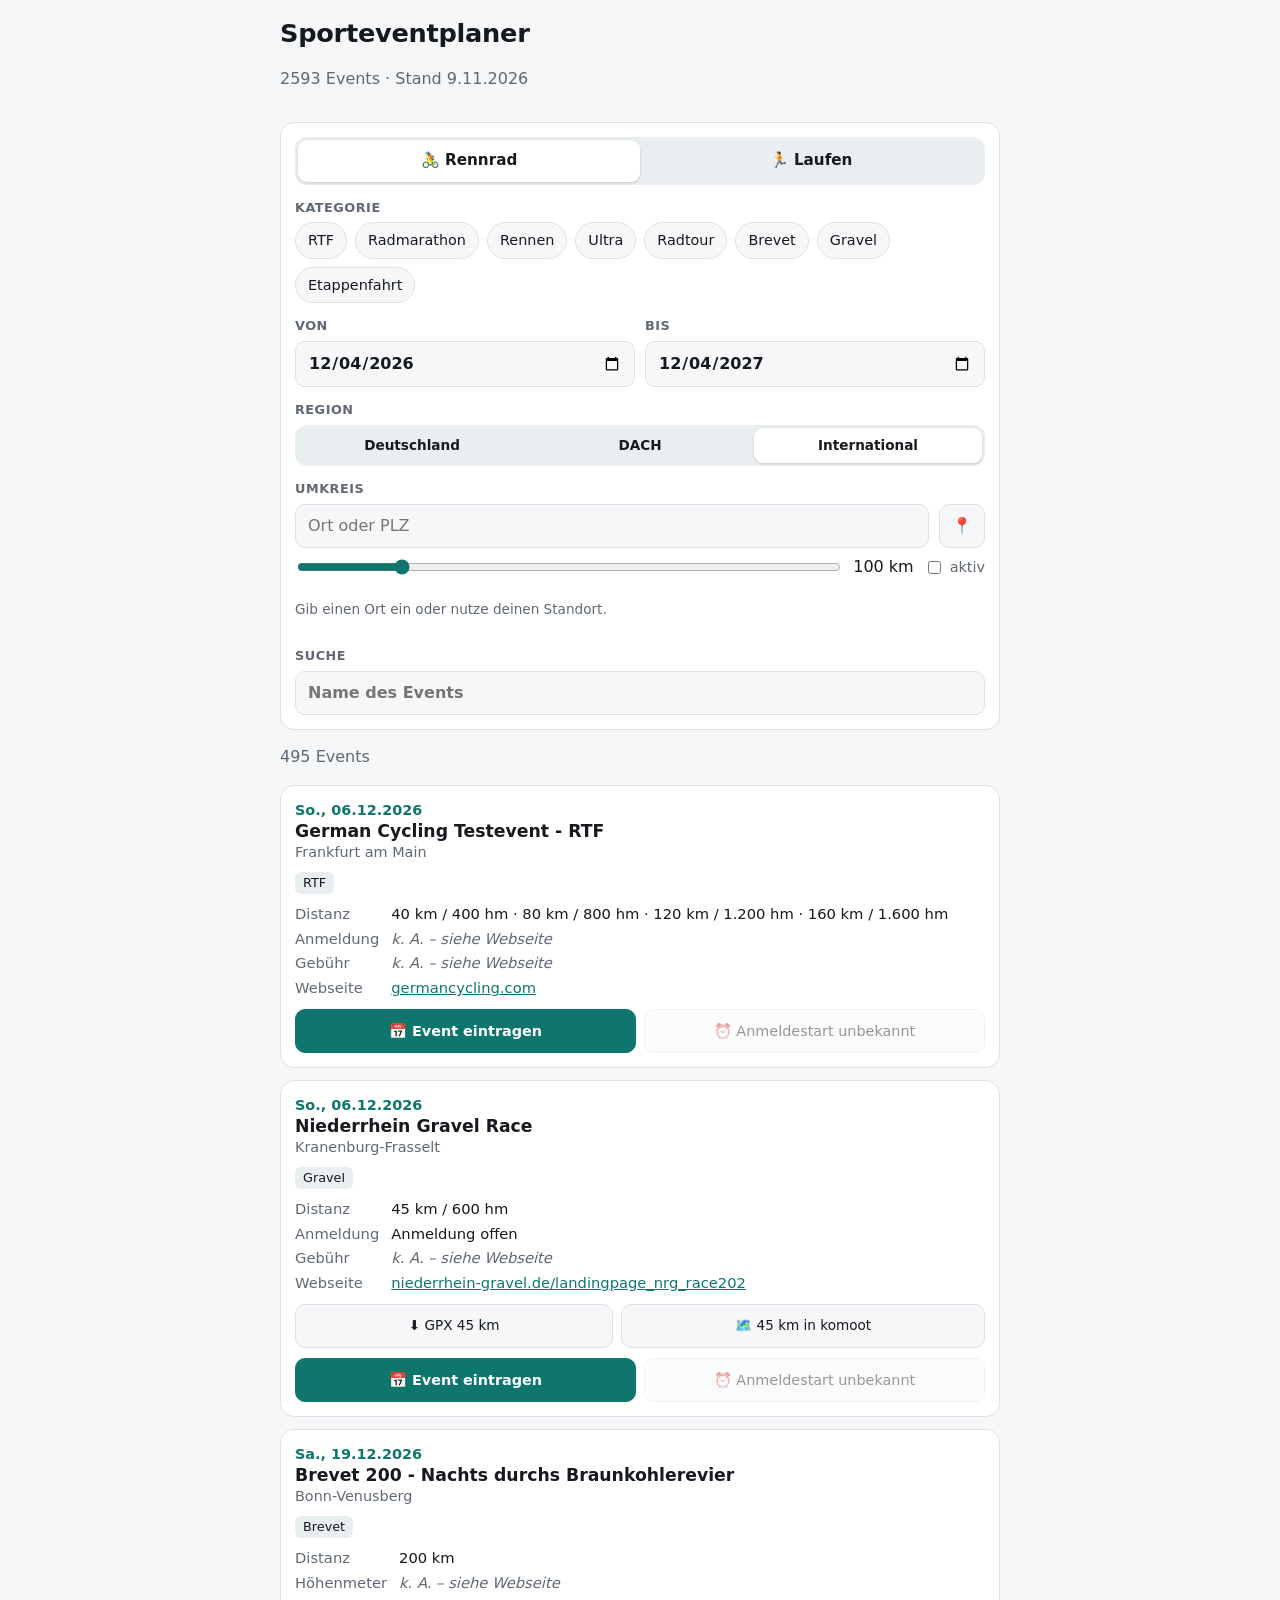
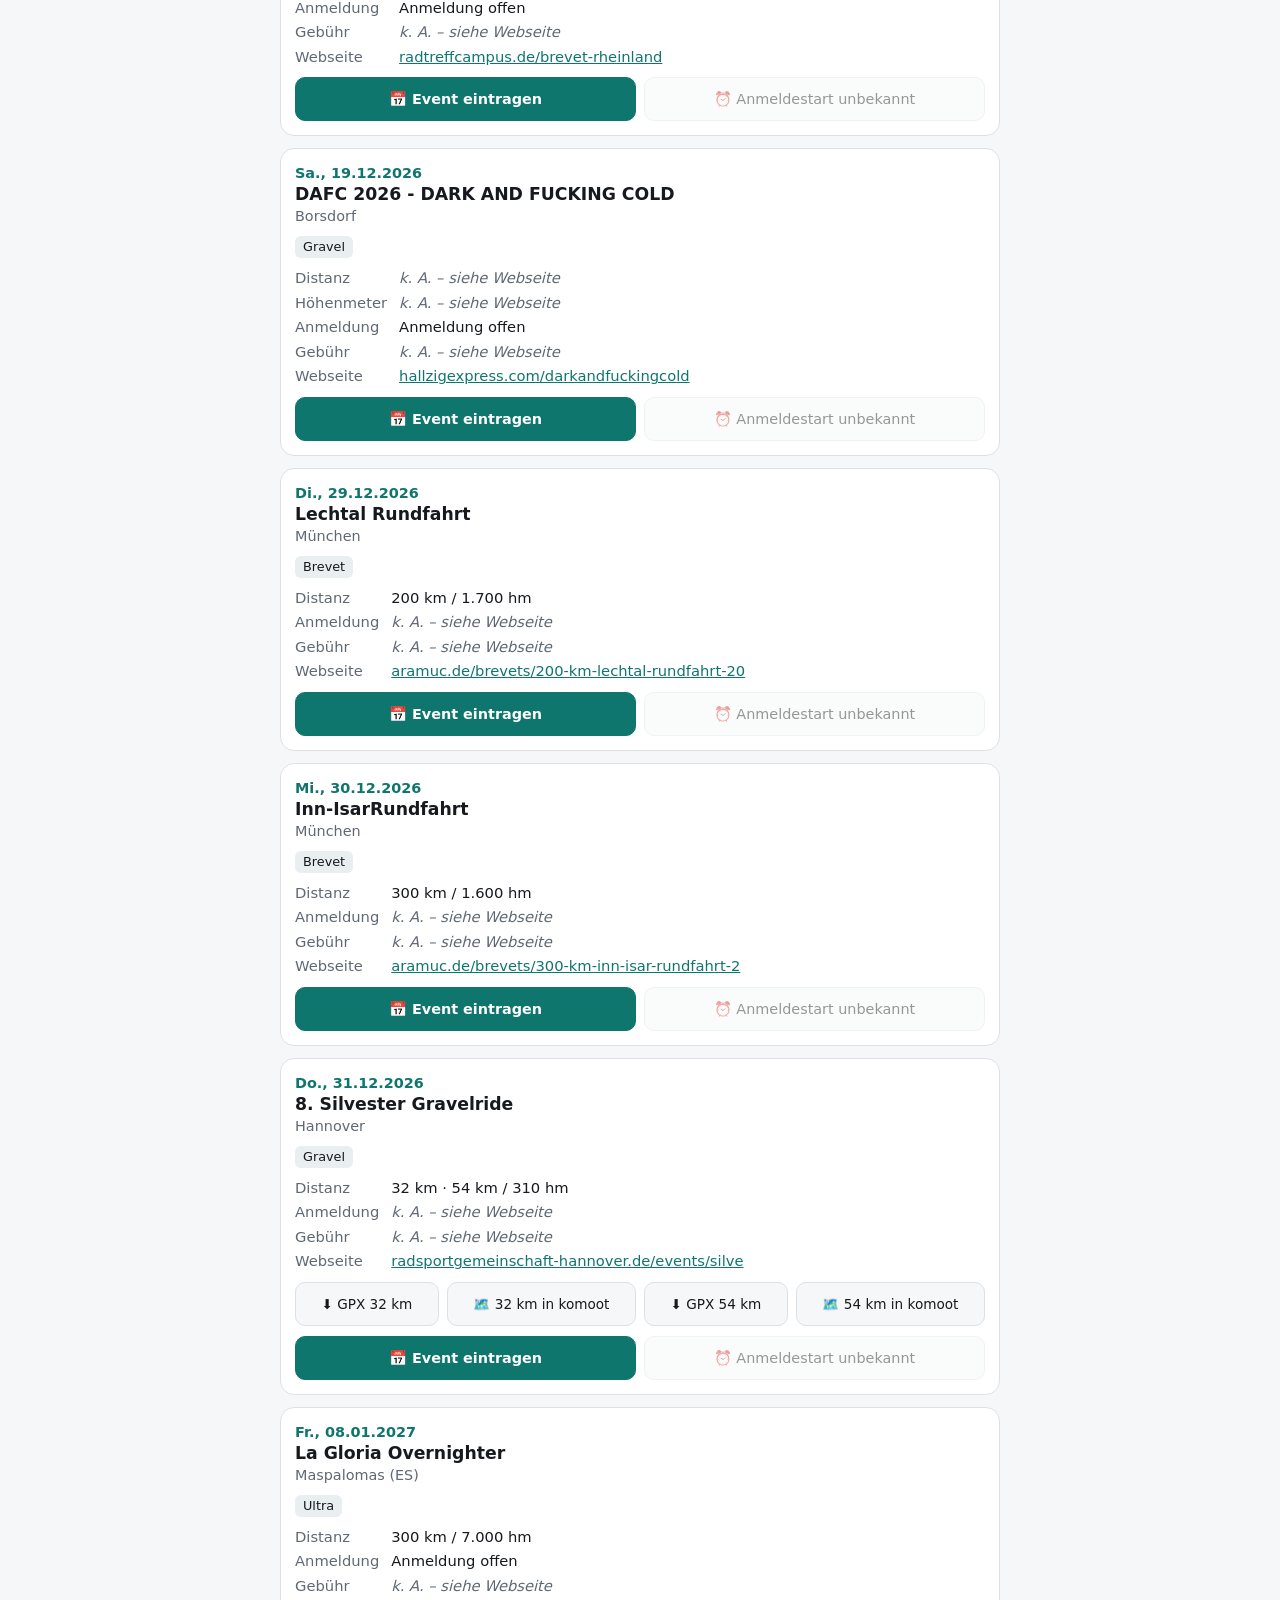
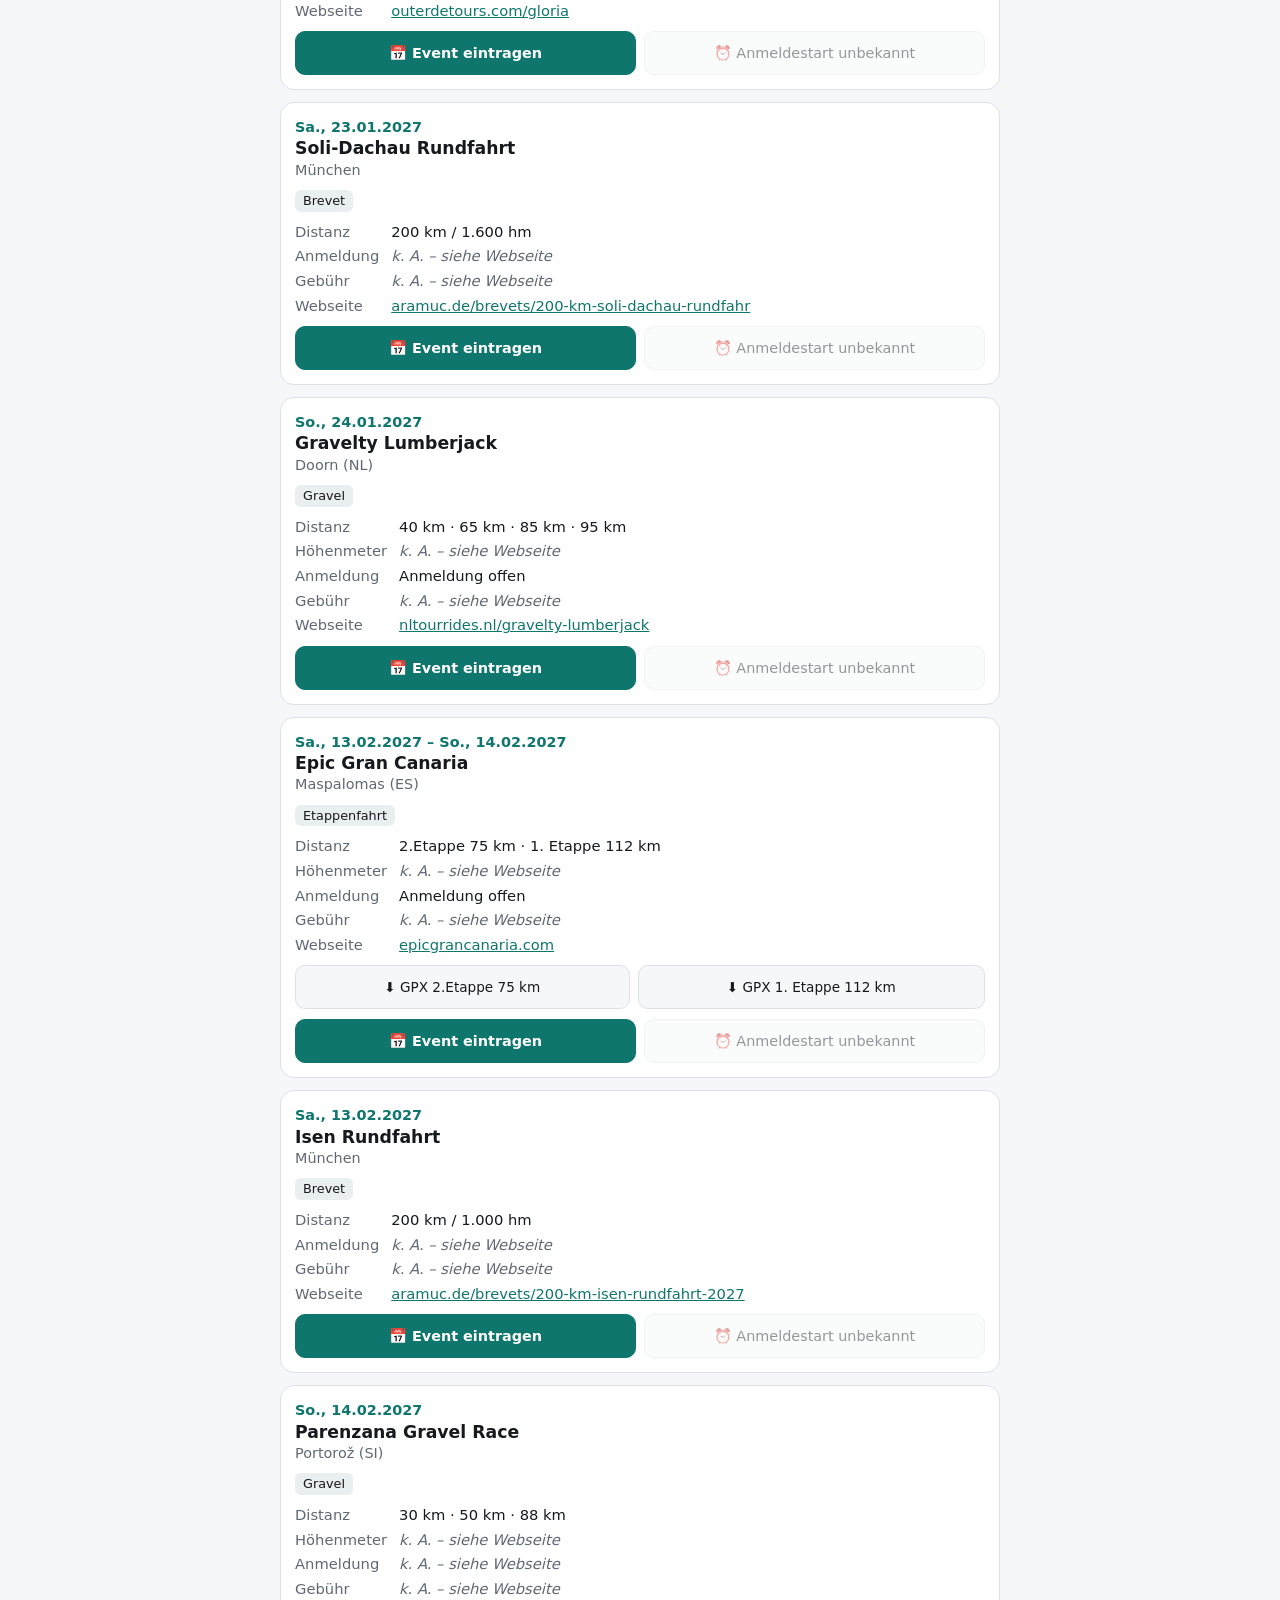
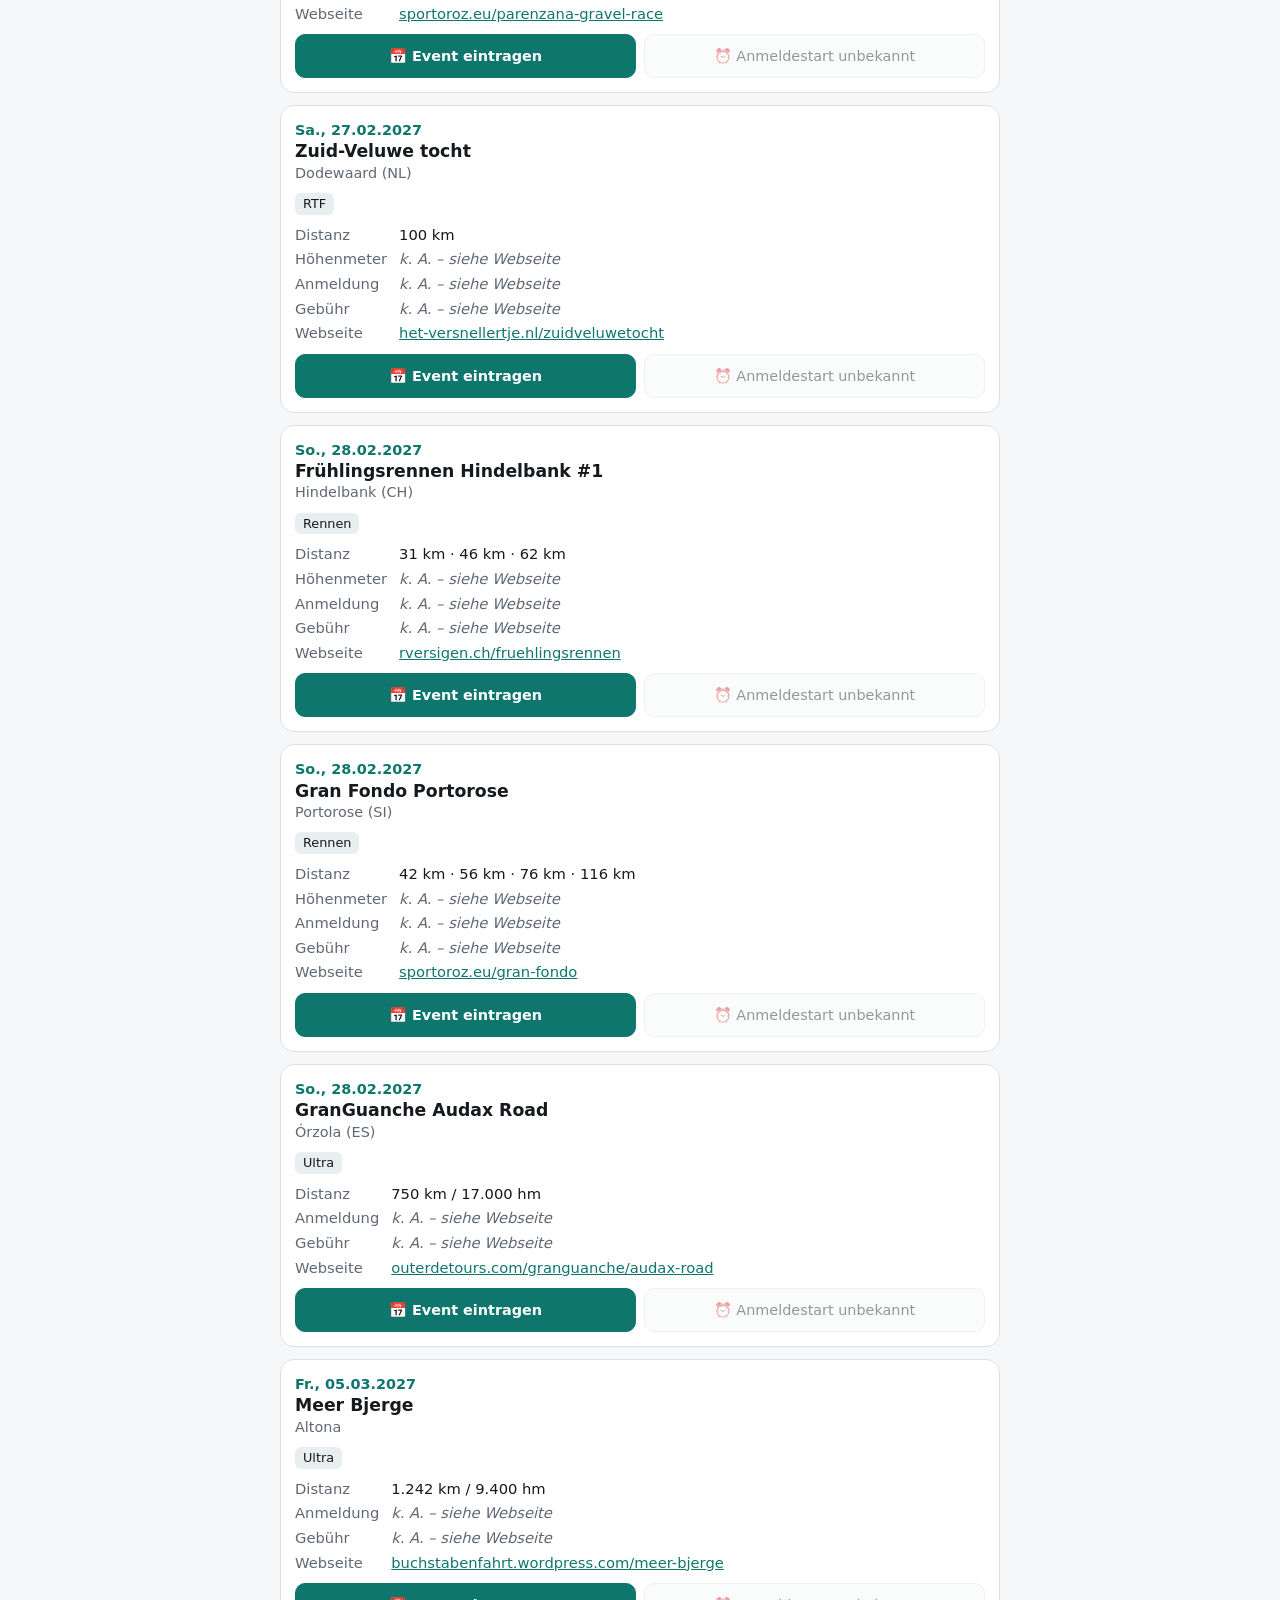
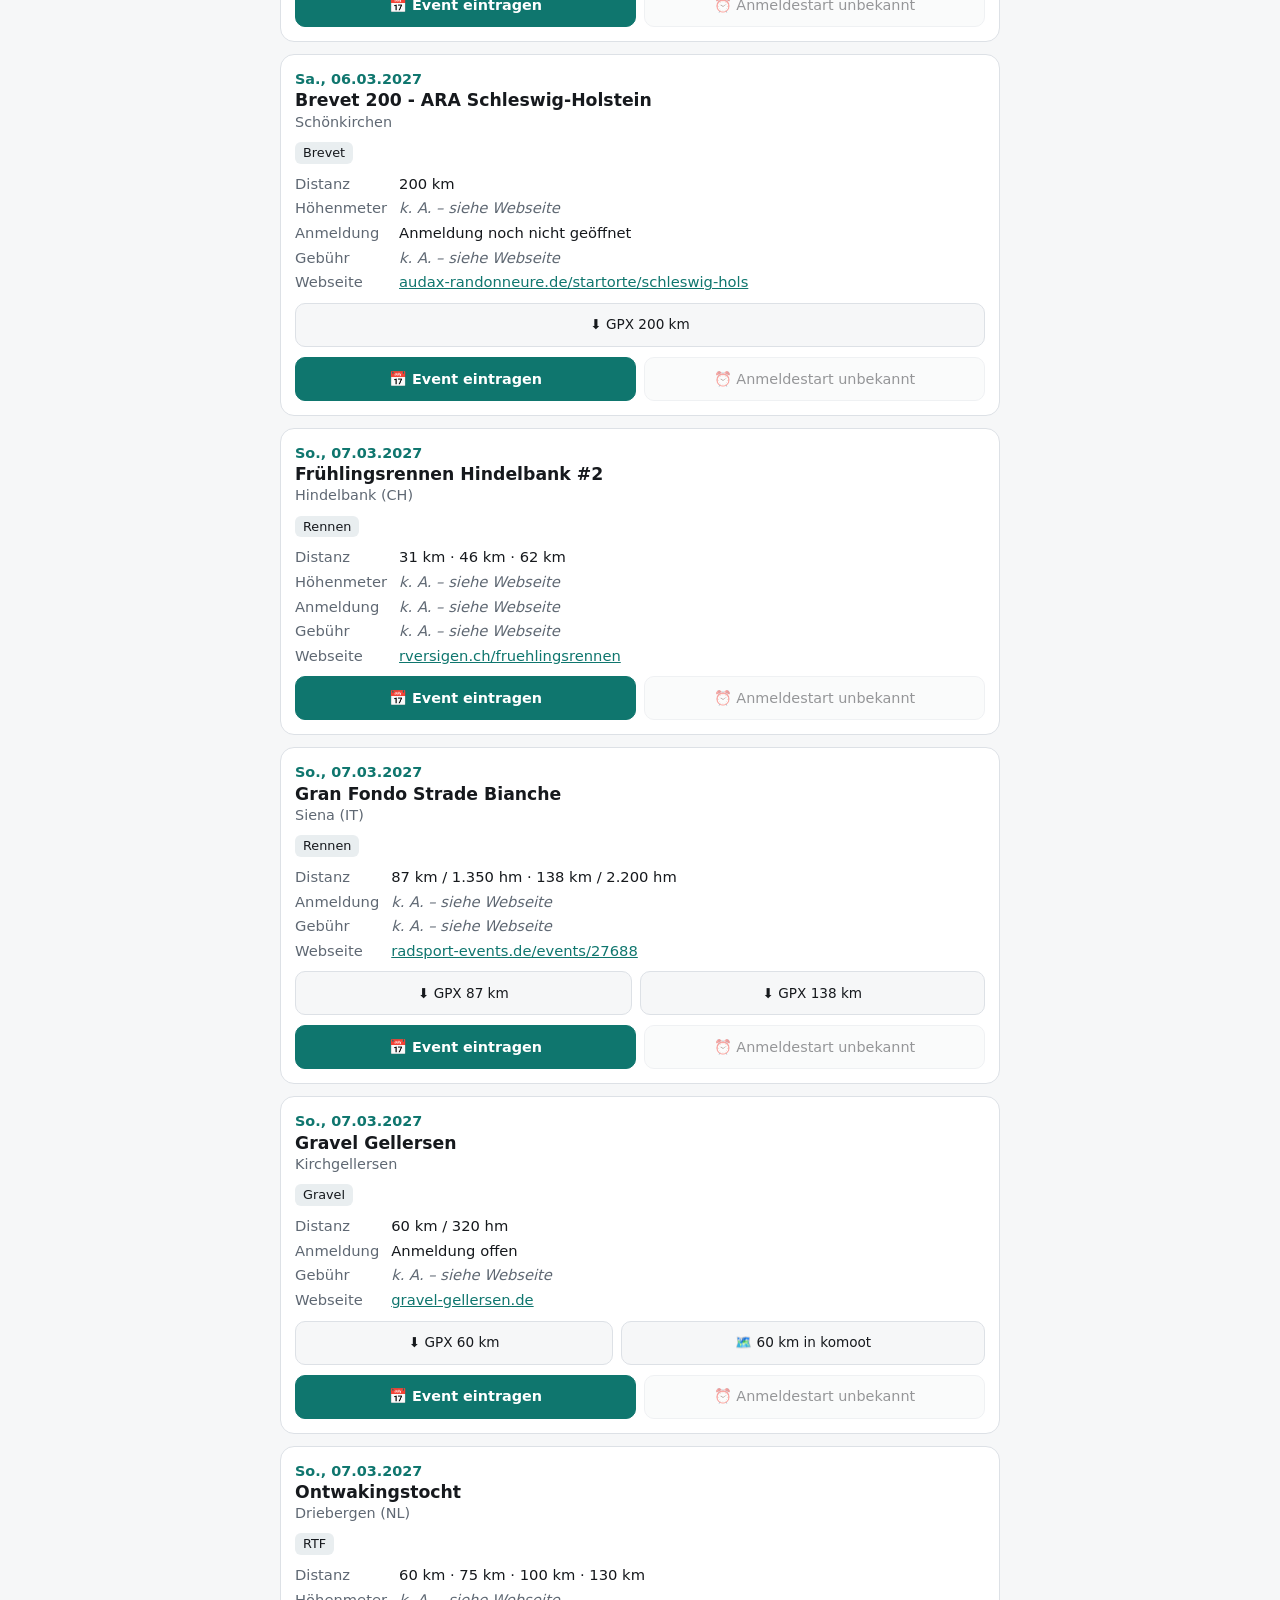
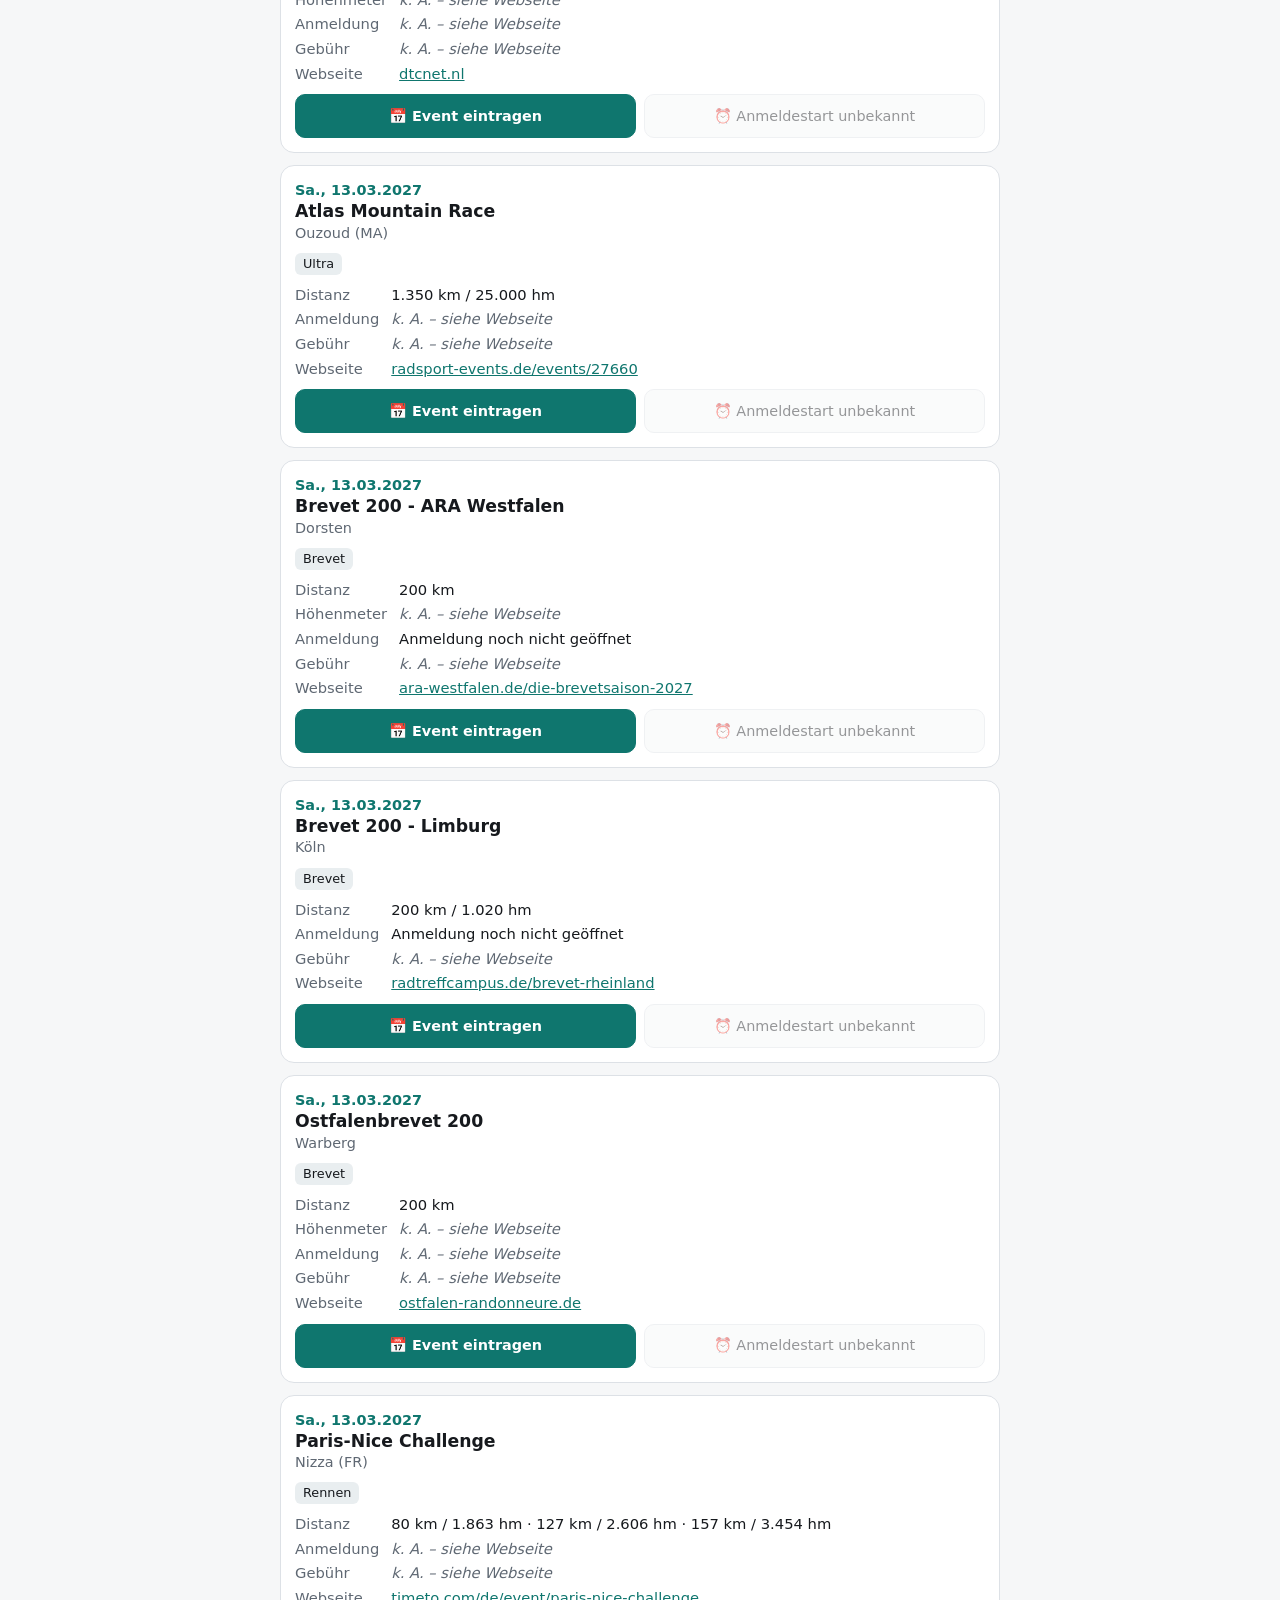
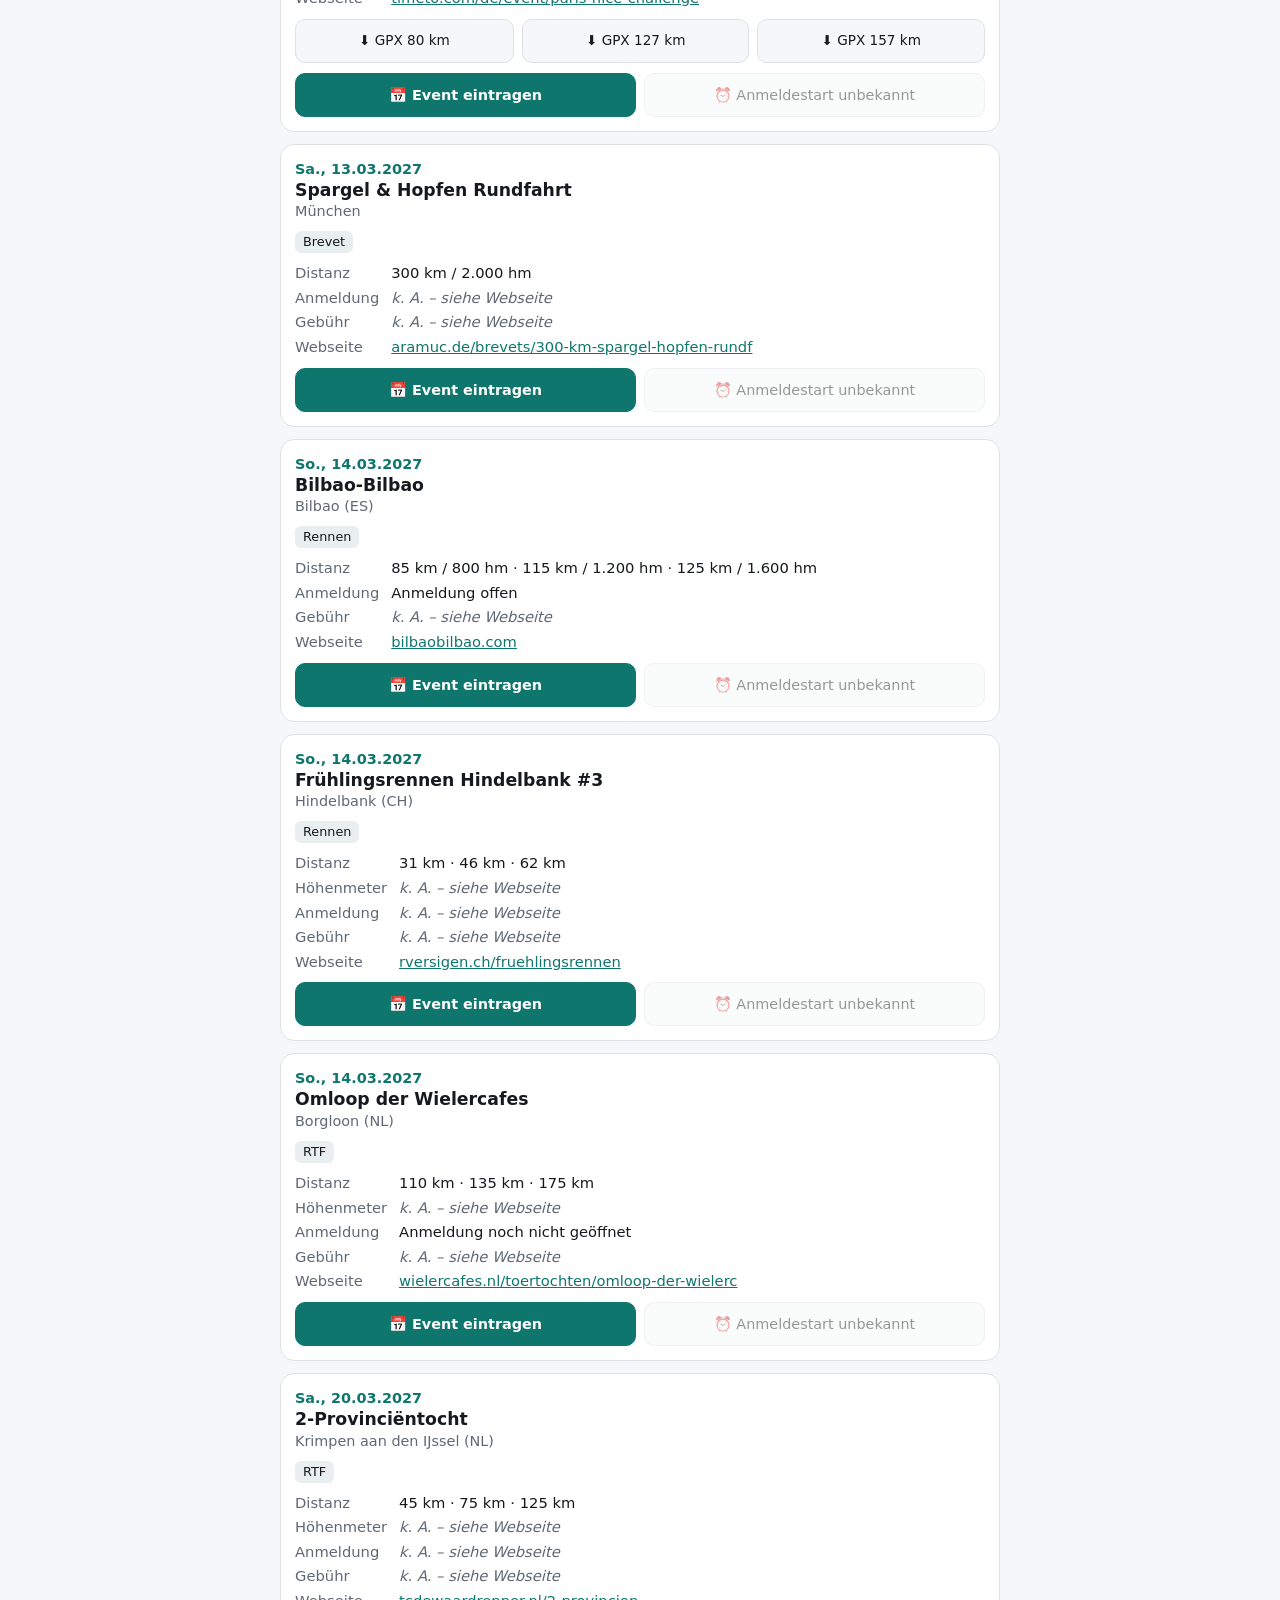
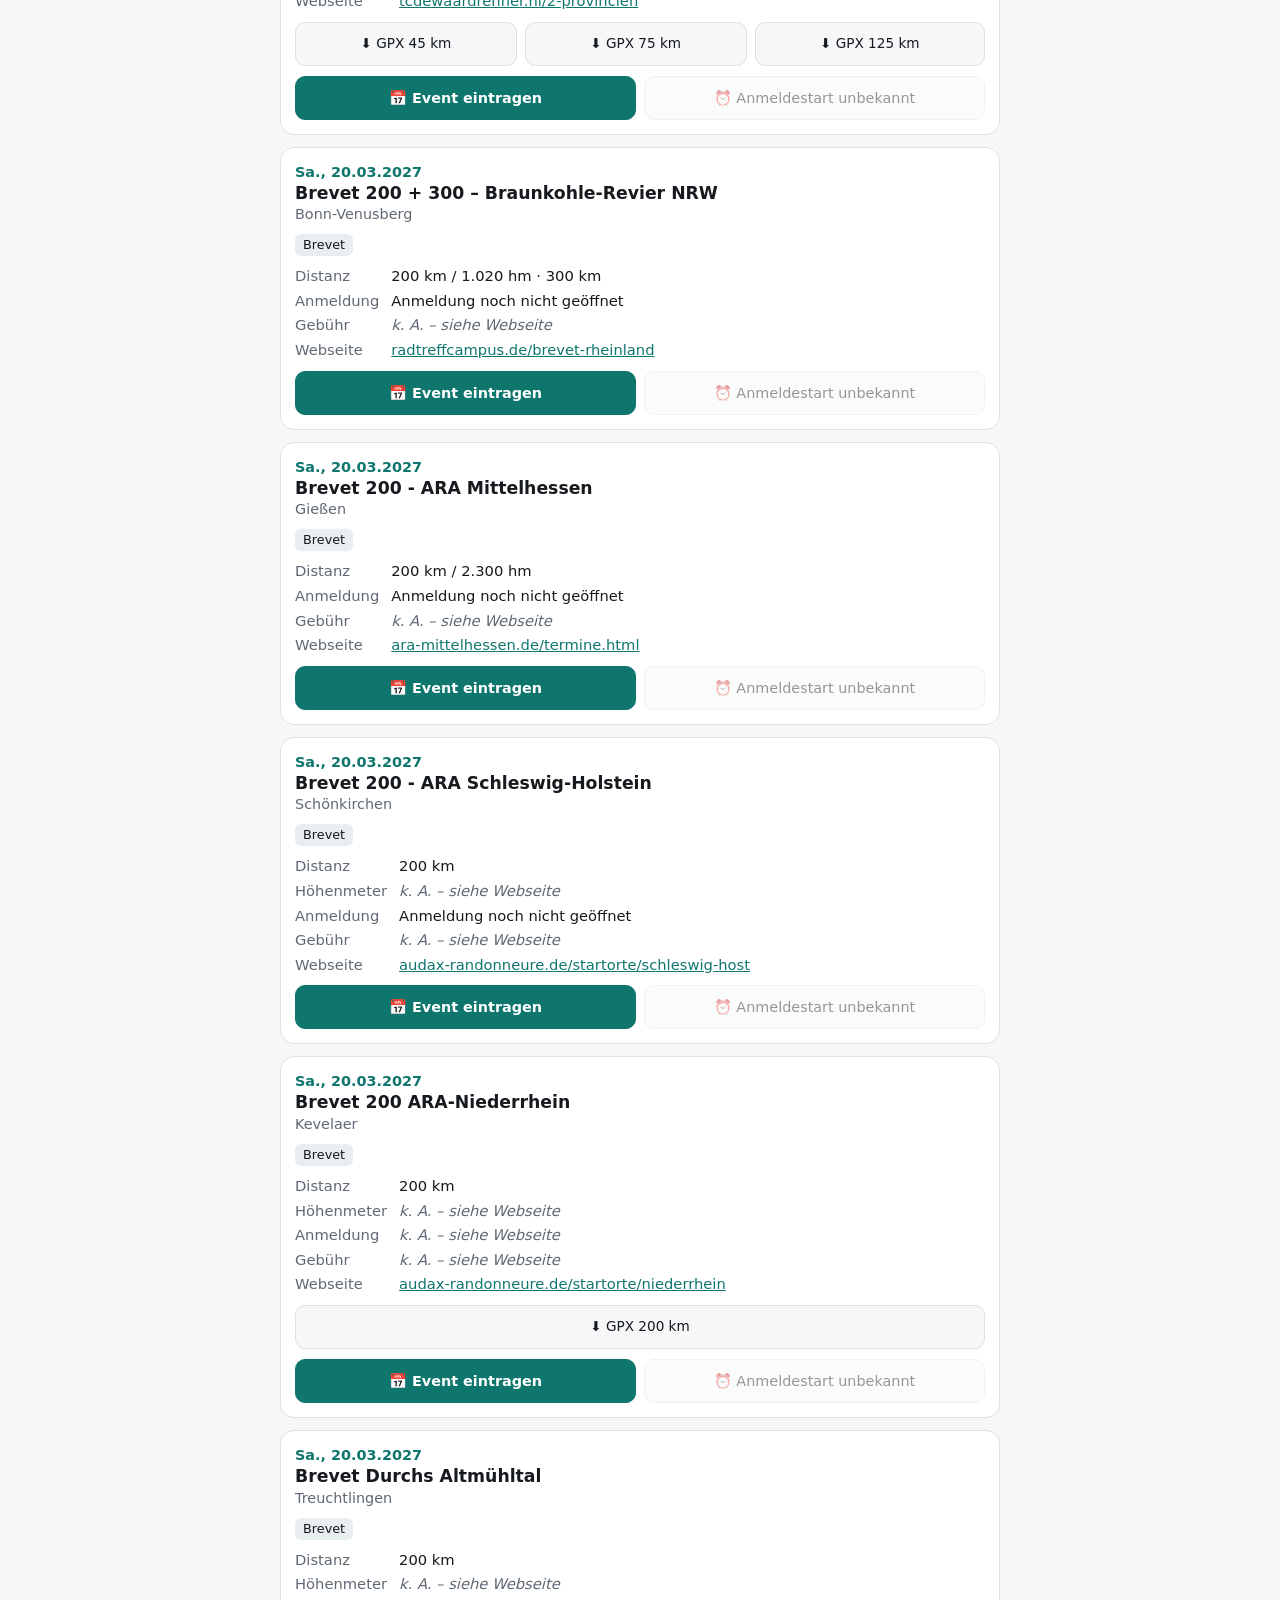
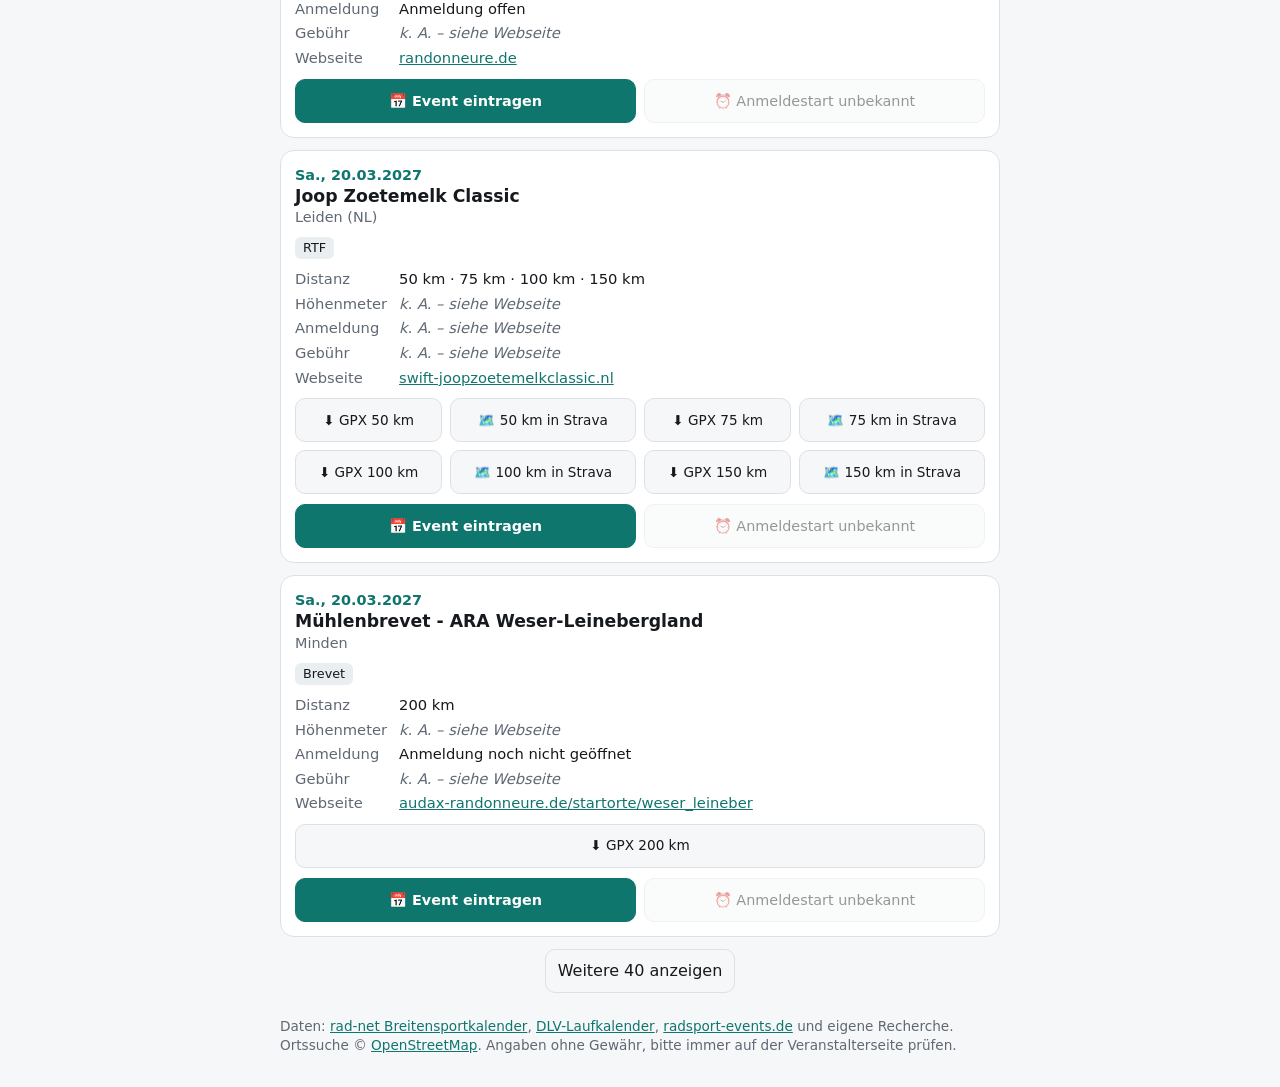
<file: docs/index.html>
<!doctype html>
<html lang="de">
<head>
  <meta charset="utf-8">
  <meta name="viewport" content="width=device-width, initial-scale=1, viewport-fit=cover">
  <title>Sporteventplaner</title>
  <meta name="description" content="Rennrad- und Laufevents finden und in den Kalender übernehmen">
  <meta name="theme-color" content="#0f766e">
  <meta name="apple-mobile-web-app-capable" content="yes">
  <meta name="apple-mobile-web-app-status-bar-style" content="default">
  <meta name="apple-mobile-web-app-title" content="Events">
  <link rel="manifest" href="manifest.webmanifest">
  <link rel="apple-touch-icon" href="icon-180.png">
  <link rel="icon" href="icon.svg" type="image/svg+xml">
  <link rel="stylesheet" href="style.css">
</head>
<body>
  <header class="top">
    <h1>Sporteventplaner</h1>
    <p id="meta" class="muted"></p>
  </header>

  <main>
    <form id="filters" class="filters" autocomplete="off">
      <div class="seg" role="radiogroup" aria-label="Sportart">
        <input type="radio" name="sport" id="s-rennrad" value="rennrad" checked><label for="s-rennrad">🚴 Rennrad</label>
        <input type="radio" name="sport" id="s-laufen" value="laufen"><label for="s-laufen">🏃 Laufen</label>
      </div>

      <fieldset>
        <legend>Kategorie</legend>
        <div id="cats" class="chips"></div>
      </fieldset>

      <div class="row">
        <label>Von<input type="date" id="from"></label>
        <label>Bis<input type="date" id="to"></label>
      </div>

      <fieldset>
        <legend>Region</legend>
        <div class="seg small" role="radiogroup" aria-label="Region">
          <input type="radio" name="region" id="r-de" value="DE"><label for="r-de">Deutschland</label>
          <input type="radio" name="region" id="r-dach" value="DACH"><label for="r-dach">DACH</label>
          <input type="radio" name="region" id="r-all" value="ALL" checked><label for="r-all">International</label>
        </div>
      </fieldset>

      <fieldset>
        <legend>Umkreis</legend>
        <div class="row">
          <input type="search" id="place" placeholder="Ort oder PLZ" enterkeyhint="search">
          <button type="button" id="locate" class="icon-btn" title="Meinen Standort verwenden" aria-label="Meinen Standort verwenden">📍</button>
        </div>
        <div class="row">
          <input type="range" id="radius" min="10" max="500" step="10" value="100" aria-label="Umkreis in km">
          <output id="radius-out">100 km</output>
          <label class="check"><input type="checkbox" id="radius-on"> aktiv</label>
        </div>
        <p id="origin" class="muted small"></p>
      </fieldset>

      <label>Suche<input type="search" id="q" placeholder="Name des Events"></label>
    </form>

    <p id="count" class="muted"></p>
    <ul id="list" class="list"></ul>
  </main>

  <footer class="muted small">
    Daten: <a href="https://breitensport.rad-net.de/breitensportkalender/">rad-net Breitensportkalender</a>,
    <a href="https://www.laufen.de/laufkalender">DLV-Laufkalender</a>, <a href="https://radsport-events.de">radsport-events.de</a> und eigene Recherche.
    Ortssuche © <a href="https://www.openstreetmap.org/copyright">OpenStreetMap</a>.
    Angaben ohne Gewähr, bitte immer auf der Veranstalterseite prüfen.
  </footer>

  <script src="app.js"></script>
</body>
</html>
</file>
<file: docs/style.css>
:root {
  --bg: #f6f7f8;
  --card: #ffffff;
  --text: #16191d;
  --muted: #5f6873;
  --line: #dde1e6;
  --accent: #0f766e;
  --accent-ink: #ffffff;
  --chip: #e9eef0;
  --warn: #9a5b00;
  --radius: 14px;
  color-scheme: light dark;
}
@media (prefers-color-scheme: dark) {
  :root {
    --bg: #0f1215;
    --card: #181c20;
    --text: #e8eaed;
    --muted: #9aa3ad;
    --line: #2a3036;
    --accent: #2dd4bf;
    --accent-ink: #062b27;
    --chip: #232a30;
    --warn: #f3b553;
  }
}

* { box-sizing: border-box; }
html { -webkit-text-size-adjust: 100%; }
body {
  margin: 0;
  background: var(--bg);
  color: var(--text);
  font: 16px/1.4 -apple-system, BlinkMacSystemFont, "SF Pro Text", system-ui, sans-serif;
  padding: env(safe-area-inset-top) max(16px, env(safe-area-inset-right)) env(safe-area-inset-bottom) max(16px, env(safe-area-inset-left));
}
main, .top, footer { max-width: 720px; margin: 0 auto; }
.top { padding: 16px 0 4px; }
h1 { font-size: 1.6rem; margin: 0; letter-spacing: -0.01em; }
a { color: var(--accent); }
.muted { color: var(--muted); }
.small { font-size: 0.85rem; }
footer { padding: 24px 0 32px; }

.filters {
  background: var(--card);
  border: 1px solid var(--line);
  border-radius: var(--radius);
  padding: 14px;
  display: grid;
  gap: 14px;
  margin-top: 12px;
}
fieldset { border: 0; padding: 0; margin: 0; display: grid; gap: 8px; min-width: 0; }
.filters > * { min-width: 0; }
legend, .filters > label, .row > label { font-size: 0.8rem; font-weight: 600; color: var(--muted); text-transform: uppercase; letter-spacing: 0.04em; padding: 0; margin-bottom: 6px; }
.filters > label, .row > label { display: grid; grid-template-columns: minmax(0, 1fr); gap: 6px; margin: 0; }
input { min-width: 0; max-width: 100%; }
.row { display: flex; gap: 10px; align-items: center; }
.row > * { flex: 1; min-width: 0; }
.row > .icon-btn, .row > output, .row > .check { flex: 0 0 auto; }

input[type=date], input[type=search] {
  font: inherit;
  font-size: 16px; /* verhindert Zoom auf iOS */
  width: 100%;
  padding: 10px 12px;
  border: 1px solid var(--line);
  border-radius: 10px;
  background: var(--bg);
  color: var(--text);
  min-height: 44px;
}
input[type=range] { accent-color: var(--accent); }
.row > .check { display: flex; margin: 0; font-weight: 400; align-items: center; gap: 6px; font-size: 0.9rem; color: var(--muted); text-transform: none; letter-spacing: 0; }

.seg { display: flex; background: var(--chip); border-radius: 12px; padding: 3px; }
.seg input { position: absolute; opacity: 0; pointer-events: none; }
.seg label {
  flex: 1; text-align: center; padding: 10px 6px; border-radius: 9px; cursor: pointer;
  font-weight: 600; font-size: 0.95rem; text-transform: none; letter-spacing: 0; color: var(--text); margin: 0;
}
.seg.small label { font-size: 0.85rem; padding: 8px 4px; }
.seg input:checked + label { background: var(--card); box-shadow: 0 1px 3px rgba(0,0,0,.15); }
.seg input:focus-visible + label { outline: 2px solid var(--accent); }

.chips { display: flex; flex-wrap: wrap; gap: 8px; }
.chip {
  font: inherit; font-size: 0.9rem; border: 1px solid var(--line); background: var(--bg); color: var(--text);
  padding: 7px 12px; border-radius: 999px; cursor: pointer; min-height: 36px;
}
.chip[aria-pressed=true] { background: var(--accent); border-color: var(--accent); color: var(--accent-ink); }

.icon-btn, .btn {
  font: inherit; border: 1px solid var(--line); background: var(--bg); color: var(--text);
  border-radius: 10px; min-height: 44px; padding: 0 12px; cursor: pointer;
}
.btn.primary { background: var(--accent); color: var(--accent-ink); border-color: var(--accent); font-weight: 600; }
.btn[disabled] { opacity: 0.45; cursor: not-allowed; }

.list { list-style: none; padding: 0; margin: 8px 0 0; display: grid; gap: 12px; }
.card {
  background: var(--card); border: 1px solid var(--line); border-radius: var(--radius); padding: 14px;
  display: grid; gap: 10px;
}
.card h2 { font-size: 1.08rem; margin: 0; line-height: 1.3; }
.card .when { font-weight: 600; color: var(--accent); font-size: 0.9rem; }
.card .where { color: var(--muted); font-size: 0.9rem; }
.tags { display: flex; flex-wrap: wrap; gap: 6px; }
.tag { background: var(--chip); border-radius: 6px; padding: 2px 8px; font-size: 0.8rem; }
.facts { display: grid; grid-template-columns: auto 1fr; gap: 4px 12px; margin: 0; font-size: 0.92rem; }
.facts dt { color: var(--muted); }
.facts dd { margin: 0; }
.na { color: var(--muted); font-style: italic; }
.note { font-size: 0.85rem; color: var(--warn); margin: 0; }
.actions { display: flex; flex-wrap: wrap; gap: 8px; }
.actions .btn { flex: 1 1 140px; font-size: 0.9rem; }
.routes { display: grid; gap: 6px; }
.routes .btn.small { flex: 1 1 auto; font-size: 0.85rem; display: inline-flex; align-items: center; justify-content: center; text-decoration: none; }
.routes p { margin: 0; }
.more { text-align: center; }
</file>
